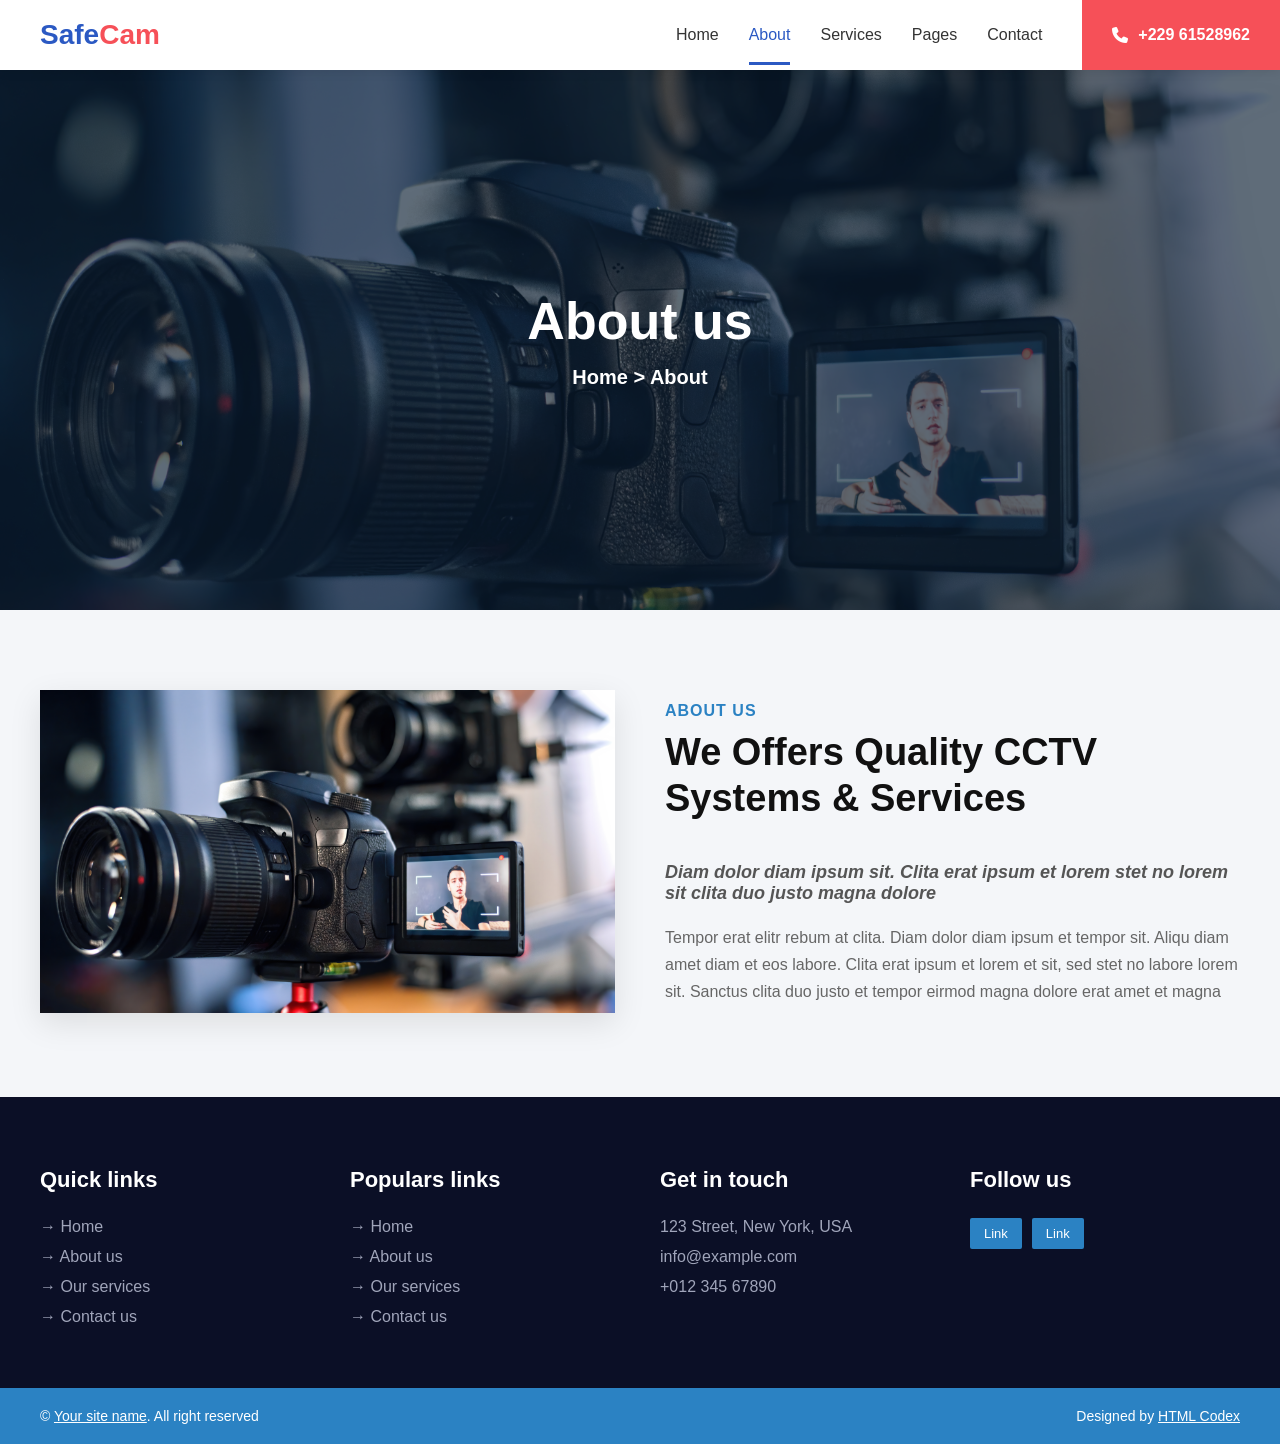
<file: about.html>
<!DOCTYPE html>
<html lang="fr">

<head>
    <meta charset="UTF-8">
    <meta name="viewport" content="width=device-width, initial-scale=1.0">
    <title>SafeCam - About Us</title>
    <link rel="stylesheet" href="https://cdnjs.cloudflare.com/ajax/libs/font-awesome/6.4.0/css/all.min.css">
    <link rel="stylesheet" href="style.css">
</head>

<body>

    <!-- NAVBAR FIXE -->
    <header class="navbar">
        <div class="logo">
            <a href="index.html">Safe<span>Cam</span></a>
        </div>

        <nav class="nav-links">
            <ul>
                <li><a href="index.html" class="nav-item">Home</a></li>
                <li><a href="about.html" class="nav-item active">About</a></li>
                <li><a href="services.html" class="nav-item">Services</a></li>

                <li class="dropdown">
                    <a href="#" class="nav-item dropdown-toggle">Pages</a>
                    <ul class="dropdown-menu">
                        <li><a href="#">Pricing plan</a></li>
                        <li><a href="#">Blog grid</a></li>
                        <li><a href="#">Blog details</a></li>
                        <li><a href="#">The team</a></li>
                        <li><a href="#">Testimonial</a></li>
                    </ul>
                </li>

                <li><a href="contact.html" class="nav-item">Contact</a></li>
            </ul>
        </nav>

        <div class="phone-button">
            <a href="tel:+22961528962">
                <i class="fa-solid fa-phone"></i> +229 61528962
            </a>
        </div>
    </header>

    <!-- HERO DE LA PAGE ABOUT -->
    <section class="page-header-container">
        <div class="page-header-overlay"></div>
        <div class="page-header-content">
            <h1 class="page-title">About us</h1>
            <p class="breadcrumb">Home &gt; About</p>
        </div>
    </section>

    <!-- SECTION ABOUT -->
    <section class="section about-section">
        <div class="container about-grid">
            <div class="about-image">
                <img src="images/a1.jpg" alt="CCTV Camera">
            </div>
            <div class="about-text">
                <p class="section-tag">ABOUT US</p>
                <h2 class="section-title">We Offers Quality CCTV Systems & Services</h2>
                <p class="text-highlight">Diam dolor diam ipsum sit. Clita erat ipsum et lorem stet no lorem sit clita
                    duo justo magna dolore</p>
                <p class="text-description">Tempor erat elitr rebum at clita. Diam dolor diam ipsum et tempor sit. Aliqu
                    diam amet diam et eos labore. Clita erat ipsum et lorem et sit, sed stet no labore lorem sit.
                    Sanctus clita duo justo et tempor eirmod magna dolore erat amet et magna</p>
            </div>
        </div>
    </section>

    <!-- FOOTER -->
    <footer class="footer">
        <div class="container footer-grid">
            <div class="footer-col">
                <h3>Quick links</h3>
                <ul>
                    <li><a href="index.html">&rarr; Home</a></li>
                    <li><a href="about.html">&rarr; About us</a></li>
                    <li><a href="services.html">&rarr; Our services</a></li>
                    <li><a href="contact.html">&rarr; Contact us</a></li>
                </ul>
            </div>
            <div class="footer-col">
                <h3>Populars links</h3>
                <ul>
                    <li><a href="index.html">&rarr; Home</a></li>
                    <li><a href="about.html">&rarr; About us</a></li>
                    <li><a href="services.html">&rarr; Our services</a></li>
                    <li><a href="contact.html">&rarr; Contact us</a></li>
                </ul>
            </div>
            <div class="footer-col">
                <h3>Get in touch</h3>
                <p>123 Street, New York, USA</p>
                <p>info@example.com</p>
                <p>+012 345 67890</p>
            </div>
            <div class="footer-col">
                <h3>Follow us</h3>
                <div class="social-links">
                    <a href="#" class="social-btn">Link</a>
                    <a href="#" class="social-btn">Link</a>
                </div>
            </div>
        </div>
        <div class="copyright-bar">
            <p>&copy; <a href="#">Your site name</a>. All right reserved</p>
            <p>Designed by <a href="#">HTML Codex</a></p>
        </div>
    </footer>

    <script src="script.js"></script>
</body>

</html>
</file>
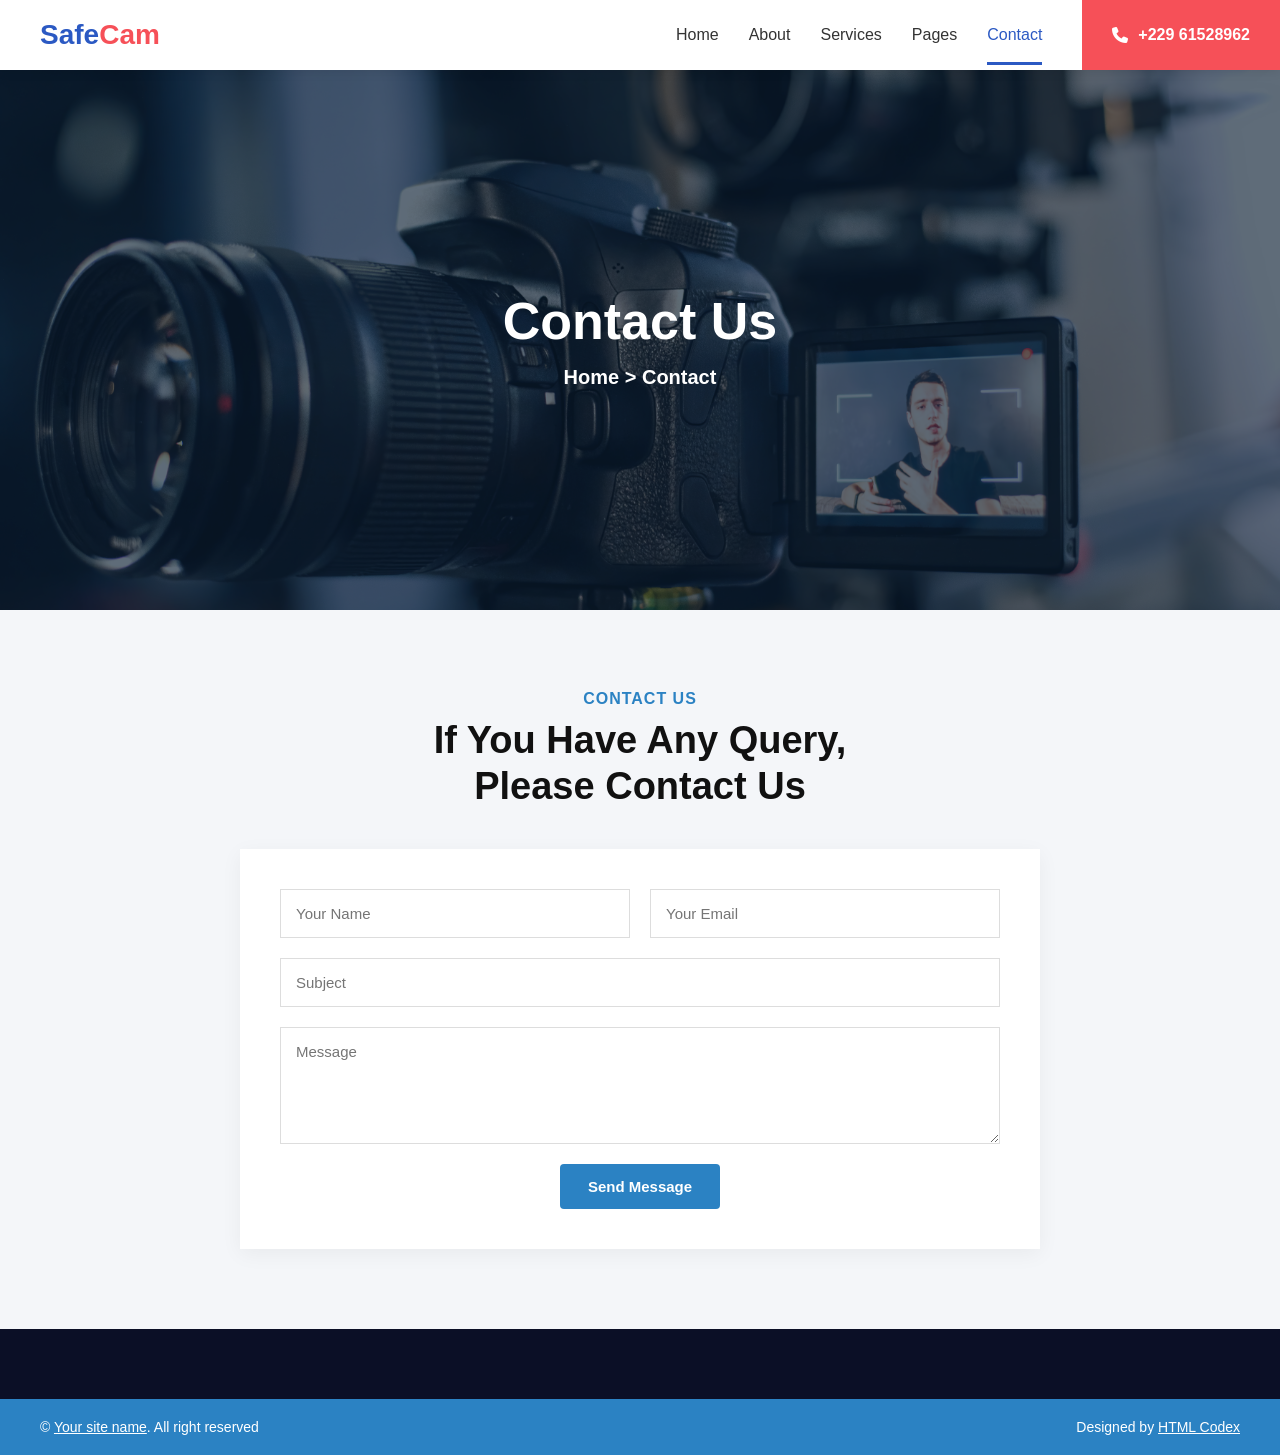
<file: contact.html>
<!DOCTYPE html>
<html lang="fr">

<head>
    <meta charset="UTF-8">
    <meta name="viewport" content="width=device-width, initial-scale=1.0">
    <title>SafeCam - Contact Us</title>
    <link rel="stylesheet" href="https://cdnjs.cloudflare.com/ajax/libs/font-awesome/6.4.0/css/all.min.css">
    <link rel="stylesheet" href="style.css">
</head>

<body>

    <!-- NAVBAR -->
    <header class="navbar">
        <div class="logo">
            <a href="index.html">Safe<span>Cam</span></a>
        </div>
        <nav class="nav-links">
            <ul>
                <li><a href="index.html" class="nav-item">Home</a></li>
                <li><a href="about.html" class="nav-item">About</a></li>
                <li><a href="services.html" class="nav-item">Services</a></li>
                <li class="dropdown">
                    <a href="#" class="nav-item dropdown-toggle">Pages</a>
                    <ul class="dropdown-menu">
                        <li><a href="#">Pricing plan</a></li>
                        <li><a href="#">Blog grid</a></li>
                        <li><a href="#">Blog details</a></li>
                        <li><a href="#">The team</a></li>
                        <li><a href="#">Testimonial</a></li>
                    </ul>
                </li>
                <li><a href="contact.html" class="nav-item active">Contact</a></li>
            </ul>
        </nav>
        <div class="phone-button">
            <a href="tel:+22961528962"><i class="fa-solid fa-phone"></i> +229 61528962</a>
        </div>
    </header>

    <!-- HERO DE LA PAGE CONTACT -->
    <section class="page-header-container">
        <div class="page-header-overlay"></div>
        <div class="page-header-content">
            <h1 class="page-title">Contact Us</h1>
            <p class="breadcrumb">Home &gt; Contact</p>
        </div>
    </section>

    <!-- FORMULAIRE DE CONTACT -->
    <section class="section contact-section">
        <div class="container text-center">
            <p class="section-tag">Contact Us</p>
            <h2 class="section-title">If You Have Any Query,<br>Please Contact Us</h2>

            <div class="contact-form-box">
                <form action="#">
                    <div class="form-row">
                        <input type="text" placeholder="Your Name" required>
                        <input type="email" placeholder="Your Email" required>
                    </div>
                    <input type="text" placeholder="Subject" required>
                    <textarea rows="5" placeholder="Message" required></textarea>
                    <button type="submit" class="btn btn-primary">Send Message</button>
                </form>
            </div>
        </div>
    </section>

    <!-- FOOTER -->
    <footer class="footer">
        <div class="copyright-bar">
            <p>&copy; <a href="#">Your site name</a>. All right reserved</p>
            <p>Designed by <a href="#">HTML Codex</a></p>
        </div>
    </footer>

    <script src="script.js"></script>
</body>

</html>
</file>
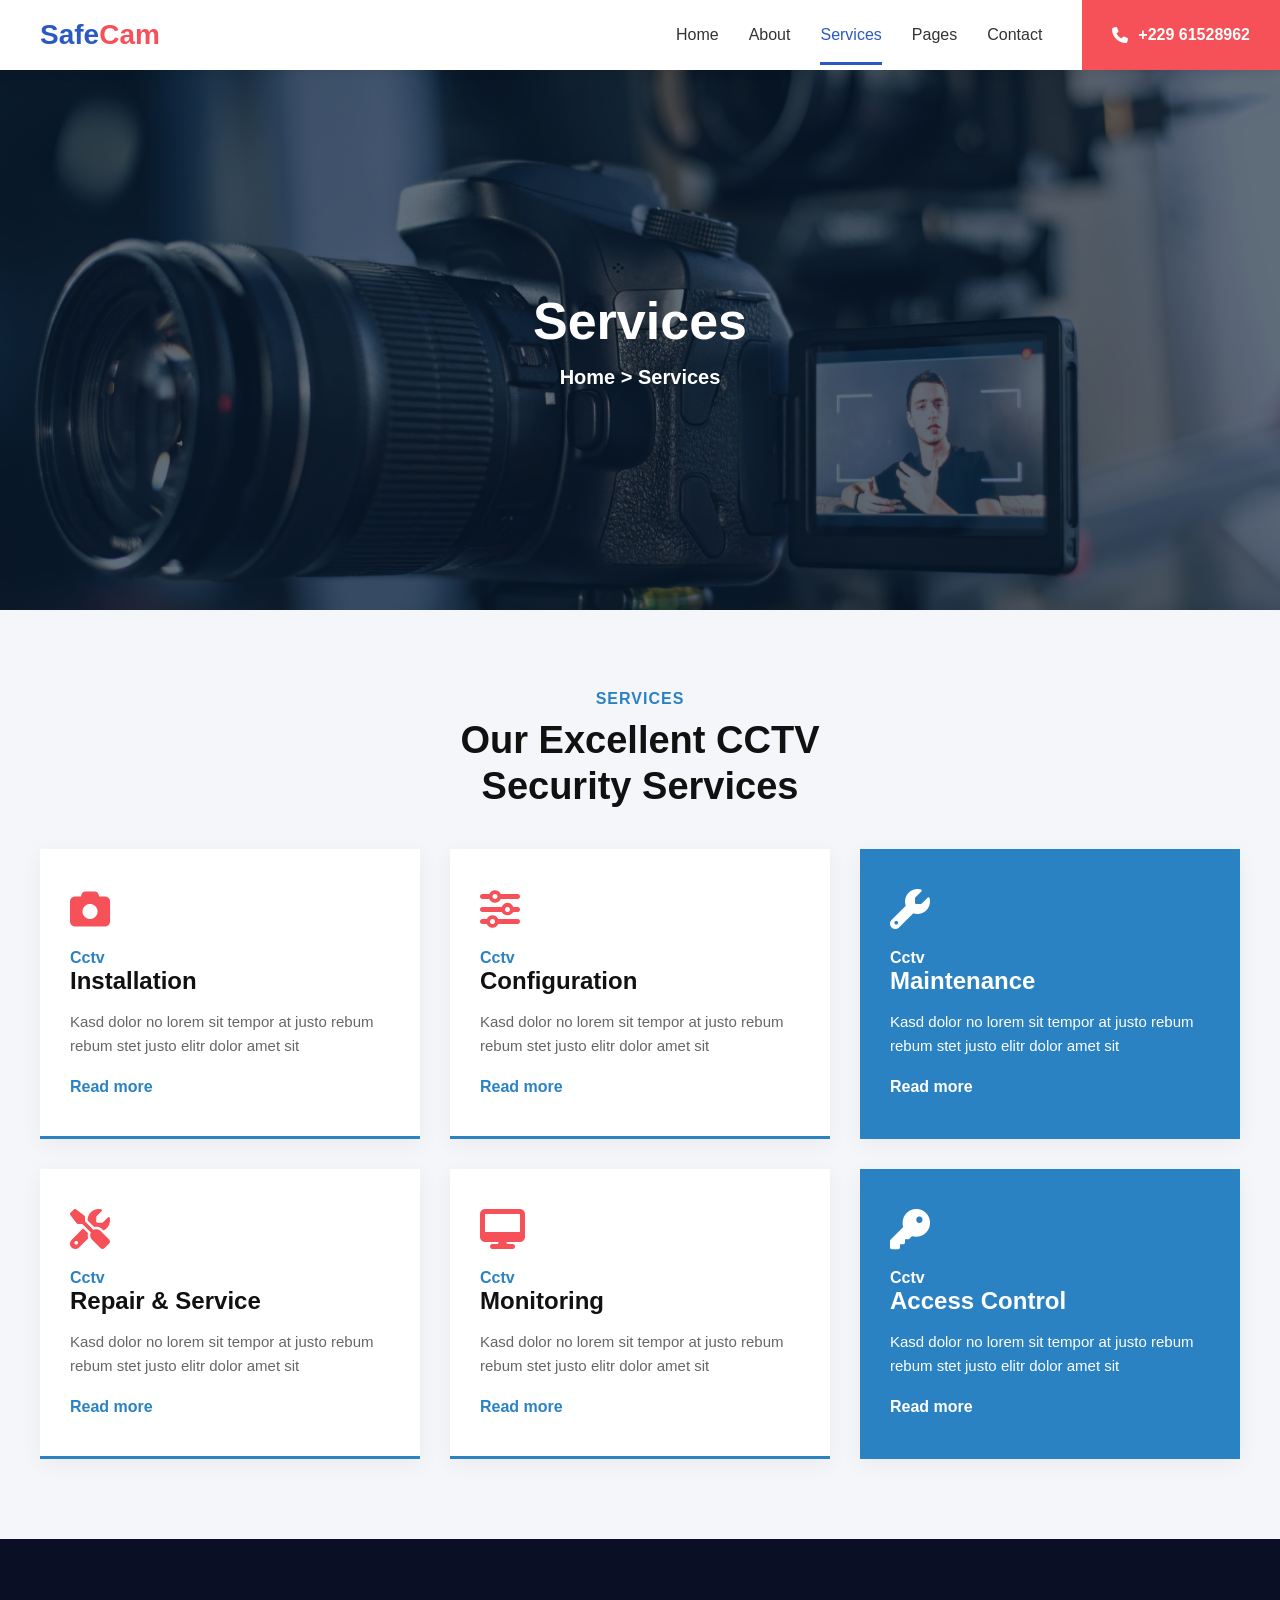
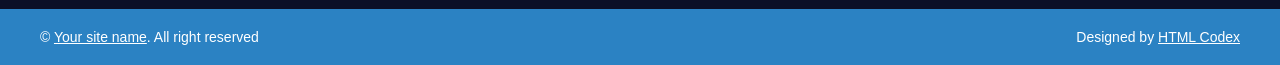
<file: services.html>
<!DOCTYPE html>
<html lang="fr">

<head>
    <meta charset="UTF-8">
    <meta name="viewport" content="width=device-width, initial-scale=1.0">
    <title>SafeCam - Services</title>
    <link rel="stylesheet" href="https://cdnjs.cloudflare.com/ajax/libs/font-awesome/6.4.0/css/all.min.css">
    <link rel="stylesheet" href="style.css">
</head>

<body>

    <!-- NAVBAR -->
    <header class="navbar">
        <div class="logo">
            <a href="index.html">Safe<span>Cam</span></a>
        </div>
        <nav class="nav-links">
            <ul>
                <li><a href="index.html" class="nav-item">Home</a></li>
                <li><a href="about.html" class="nav-item">About</a></li>
                <li><a href="services.html" class="nav-item active">Services</a></li>
                <li class="dropdown">
                    <a href="#" class="nav-item dropdown-toggle">Pages</a>
                    <ul class="dropdown-menu">
                        <li><a href="#">Pricing plan</a></li>
                        <li><a href="#">Blog grid</a></li>
                        <li><a href="#">Blog details</a></li>
                        <li><a href="#">The team</a></li>
                        <li><a href="#">Testimonial</a></li>
                    </ul>
                </li>
                <li><a href="contact.html" class="nav-item">Contact</a></li>
            </ul>
        </nav>
        <div class="phone-button">
            <a href="tel:+22961528962"><i class="fa-solid fa-phone"></i> +229 61528962</a>
        </div>
    </header>

    <!-- HERO DE LA PAGE SERVICES -->
    <section class="page-header-container">
        <div class="page-header-overlay"></div>
        <div class="page-header-content">
            <h1 class="page-title">Services</h1>
            <p class="breadcrumb">Home &gt; Services</p>
        </div>
    </section>

    <!-- GRILLE DES SERVICES -->
    <section class="section services-section">
        <div class="container text-center">
            <p class="section-tag">Services</p>
            <h2 class="section-title">Our Excellent CCTV<br>Security Services</h2>

            <div class="cards-grid">
                <div class="card service-card">
                    <i class="fa-solid fa-camera icon-red"></i>
                    <h3>Cctv</h3>
                    <h4>Installation</h4>
                    <p>Kasd dolor no lorem sit tempor at justo rebum rebum stet justo elitr dolor amet sit</p>
                    <a href="#" class="link-btn">Read more</a>
                </div>
                <div class="card service-card">
                    <i class="fa-solid fa-sliders icon-red"></i>
                    <h3>Cctv</h3>
                    <h4>Configuration</h4>
                    <p>Kasd dolor no lorem sit tempor at justo rebum rebum stet justo elitr dolor amet sit</p>
                    <a href="#" class="link-btn">Read more</a>
                </div>
                <div class="card service-card highlighted-blue">
                    <i class="fa-solid fa-wrench icon-white"></i>
                    <h3>Cctv</h3>
                    <h4>Maintenance</h4>
                    <p>Kasd dolor no lorem sit tempor at justo rebum rebum stet justo elitr dolor amet sit</p>
                    <a href="#" class="link-btn white">Read more</a>
                </div>
                <div class="card service-card">
                    <i class="fa-solid fa-screwdriver-wrench icon-red"></i>
                    <h3>Cctv</h3>
                    <h4>Repair & Service</h4>
                    <p>Kasd dolor no lorem sit tempor at justo rebum rebum stet justo elitr dolor amet sit</p>
                    <a href="#" class="link-btn">Read more</a>
                </div>
                <div class="card service-card">
                    <i class="fa-solid fa-desktop icon-red"></i>
                    <h3>Cctv</h3>
                    <h4>Monitoring</h4>
                    <p>Kasd dolor no lorem sit tempor at justo rebum rebum stet justo elitr dolor amet sit</p>
                    <a href="#" class="link-btn">Read more</a>
                </div>
                <div class="card service-card highlighted-blue">
                    <i class="fa-solid fa-key icon-white"></i>
                    <h3>Cctv</h3>
                    <h4>Access Control</h4>
                    <p>Kasd dolor no lorem sit tempor at justo rebum rebum stet justo elitr dolor amet sit</p>
                    <a href="#" class="link-btn white">Read more</a>
                </div>
            </div>
        </div>
    </section>

    <!-- FOOTER -->
    <footer class="footer">
        <div class="copyright-bar">
            <p>&copy; <a href="#">Your site name</a>. All right reserved</p>
            <p>Designed by <a href="#">HTML Codex</a></p>
        </div>
    </footer>

    <script src="script.js"></script>
</body>

</html>
</file>
<file: style.css>
* {
    margin: 0;
    padding: 0;
    box-sizing: border-box;
    font-family: 'Segoe UI', Tahoma, Geneva, Verdana, sans-serif;
}

body {
    background-color: #f4f6f9;
    color: #333333;
    overflow-x: hidden;
    padding-top: 70px;
}

/* ==================== ANIMATIONS AU SCROLL ==================== */
.reveal {
    opacity: 0;
    transform: translateY(50px);
    transition: all 0.8s ease-out;
}

.reveal.active {
    opacity: 1;
    transform: translateY(0);
}

/* ==================== NAVBAR FIXE & MENU À DROITE ==================== */
.navbar {
    position: fixed;
    top: 0;
    left: 0;
    width: 100%;
    display: flex;
    justify-content: space-between;
    align-items: center;
    background-color: #ffffff;
    padding-left: 40px;
    height: 70px;
    z-index: 1000;
    box-shadow: 0 2px 10px rgba(0, 0, 0, 0.08);
}

.logo a {
    font-size: 28px;
    font-weight: 800;
    color: #2b59c3;
    text-decoration: none;
}

.logo a span {
    color: #f65058;
}

.nav-links {
    margin-left: auto;
    margin-right: 40px;
}

.nav-links ul {
    display: flex;
    list-style: none;
    gap: 30px;
    align-items: center;
}

.nav-links a {
    text-decoration: none;
    color: #333333;
    font-weight: 500;
    font-size: 16px;
    position: relative;
    transition: color 0.3s ease;
}

.nav-links a:hover {
    color: #2b59c3;
}

/* Ligne bleue sous l'élément actif au clic */
.nav-links>ul>li>a::after {
    content: '';
    position: absolute;
    bottom: -22px;
    left: 0;
    width: 0%;
    height: 3px;
    background-color: #2b59c3;
    transition: width 0.3s ease;
}

.nav-links>ul>li>a.active {
    color: #2b59c3;
}

.nav-links>ul>li>a.active::after {
    width: 100%;
}

/* ==================== SOUS-MENU DÉROULANT COMPACT SANS ESPACE ==================== */
.nav-links li.dropdown {
    position: relative;
    height: 70px;
    display: flex;
    align-items: center;
}

.dropdown-menu {
    position: absolute;
    top: 70px;
    left: 0;
    width: 170px;
    background-color: #ffffff;
    list-style: none;
    box-shadow: 0 4px 12px rgba(0, 0, 0, 0.15);
    opacity: 0;
    visibility: hidden;
    transform: translateY(10px);
    transition: all 0.3s ease;
    z-index: 1100;
    padding: 0;
    margin: 0;
    display: flex;
    flex-direction: column;
}

.dropdown:hover .dropdown-menu {
    opacity: 1;
    visibility: visible;
    transform: translateY(0);
}

.dropdown-menu li {
    width: 100%;
    margin: 0 !important;
    padding: 0 !important;
    line-height: 1 !important;
    border-bottom: 1px solid #e5e5e5;
}

.dropdown-menu li:last-child {
    border-bottom: none;
}

.dropdown-menu a {
    display: block;
    padding: 10px 18px !important;
    margin: 0 !important;
    color: #333333 !important;
    font-size: 15px;
    font-weight: 400;
    line-height: normal !important;
    white-space: nowrap;
    transition: background-color 0.2s ease, color 0.2s ease;
}

.dropdown-menu a::after {
    display: none !important;
}

.dropdown-menu a:hover {
    background-color: #2b82c3 !important;
    color: #ffffff !important;
}

.phone-button a {
    display: flex;
    align-items: center;
    gap: 10px;
    background-color: #f65058;
    color: #ffffff;
    text-decoration: none;
    font-weight: 600;
    font-size: 16px;
    height: 70px;
    padding: 0 30px;
    transition: background-color 0.3s ease;
}

.phone-button a:hover {
    background-color: #e03e46;
}

/* ==================== HERO SLIDER (ACCUEIL) ==================== */
.hero-container {
    position: relative;
    width: 100%;
    height: 80vh;
    min-height: 600px;
    overflow: hidden;
}

.slider-track {
    display: flex;
    width: 300%;
    height: 100%;
    transition: transform 1s cubic-bezier(0.25, 1, 0.5, 1);
}

.slide {
    width: 100vw;
    height: 100%;
    background-size: cover;
    background-position: center center;
}

.slide-1 {
    background-image: url('images/a1.jpg');
}

.slide-2 {
    background-image: url('images/a2.jpg');
}

.slide-3 {
    background-image: url('images/a1.jpg');
}

.hero-overlay {
    position: absolute;
    top: 0;
    left: 0;
    width: 100%;
    height: 100%;
    background: rgba(10, 30, 50, 0.65);
    z-index: 5;
}

.hero-content {
    position: absolute;
    top: 50%;
    left: 50%;
    transform: translate(-50%, -50%);
    text-align: center;
    color: #ffffff;
    z-index: 10;
    width: 90%;
    max-width: 900px;
}

.subtitle {
    font-size: 16px;
    font-weight: 700;
    letter-spacing: 2px;
    text-transform: uppercase;
    margin-bottom: 15px;
    color: #ffffff;
}

.main-title {
    font-size: 52px;
    font-weight: 800;
    line-height: 1.2;
    margin-bottom: 30px;
}

.btn-group {
    display: flex;
    justify-content: center;
    gap: 15px;
}

.btn {
    padding: 14px 28px;
    border-radius: 4px;
    font-weight: 600;
    font-size: 15px;
    text-decoration: none;
    transition: transform 0.2s ease, opacity 0.2s ease;
}

.btn:hover {
    transform: translateY(-2px);
    opacity: 0.9;
}

.btn-primary {
    background-color: #2b82c3;
    color: #ffffff;
}

.btn-secondary {
    background-color: #f65058;
    color: #ffffff;
}

/* ==================== HERO DES SOUS-PAGES ==================== */
.page-header-container {
    position: relative;
    width: 100%;
    height: 60vh;
    min-height: 450px;
    background-image: url('images/a1.jpg');
    background-size: cover;
    background-position: center center;
    background-repeat: no-repeat;
    display: flex;
    align-items: center;
    justify-content: center;
    text-align: center;
}

.page-header-overlay {
    position: absolute;
    top: 0;
    left: 0;
    width: 100%;
    height: 100%;
    background: rgba(10, 30, 50, 0.65);
    z-index: 1;
}

.page-header-content {
    position: relative;
    z-index: 2;
    color: #ffffff;
}

.page-header-content .page-title {
    font-size: 52px;
    font-weight: 800;
    margin-bottom: 15px;
}

.page-header-content .breadcrumb {
    font-size: 20px;
    font-weight: 600;
    color: #ffffff;
}

/* ==================== SECTIONS GENERALES ==================== */
.section {
    padding: 80px 20px;
}

.container {
    max-width: 1200px;
    margin: 0 auto;
}

.text-center {
    text-align: center;
}

.section-tag {
    color: #2b82c3;
    font-weight: 700;
    text-transform: uppercase;
    letter-spacing: 1px;
    margin-bottom: 10px;
}

.section-title {
    font-size: 38px;
    font-weight: 800;
    color: #111111;
    margin-bottom: 40px;
    line-height: 1.2;
}

/* ==================== ABOUT SECTION ==================== */
.about-grid {
    display: grid;
    grid-template-columns: 1fr 1fr;
    gap: 50px;
    align-items: center;
}

.about-image img {
    width: 100%;
    height: 100%;
    object-fit: cover;
    box-shadow: 0 10px 30px rgba(0, 0, 0, 0.1);
}

.text-highlight {
    font-size: 18px;
    font-weight: 600;
    color: #555555;
    margin-bottom: 20px;
    font-style: italic;
}

.text-description {
    color: #666666;
    line-height: 1.7;
}

/* ==================== SERVICES SECTION ==================== */
.cards-grid {
    display: grid;
    grid-template-columns: repeat(3, 1fr);
    gap: 30px;
}

.card {
    background: #ffffff;
    padding: 40px 30px;
    text-align: left;
    box-shadow: 0 5px 20px rgba(0, 0, 0, 0.05);
    border-bottom: 3px solid #2b82c3;
    transition: transform 0.3s ease;
}

.card:hover {
    transform: translateY(-5px);
}

.card i {
    font-size: 40px;
    margin-bottom: 20px;
}

.icon-red {
    color: #f65058;
}

.icon-white {
    color: #ffffff;
}

.card h3 {
    font-size: 16px;
    color: #2b82c3;
    font-weight: 600;
}

.card h4 {
    font-size: 24px;
    font-weight: 700;
    margin-bottom: 15px;
    color: #111111;
}

.card p {
    color: #666666;
    font-size: 15px;
    line-height: 1.6;
    margin-bottom: 20px;
}

.link-btn {
    text-decoration: none;
    color: #2b82c3;
    font-weight: 700;
}

.highlighted-blue {
    background-color: #2b82c3;
    color: #ffffff;
}

.highlighted-blue h3,
.highlighted-blue h4,
.highlighted-blue p {
    color: #ffffff;
}

.link-btn.white {
    color: #ffffff;
}

/* ==================== PRICING SECTION ==================== */
.pricing-grid {
    display: grid;
    grid-template-columns: repeat(3, 1fr);
    gap: 30px;
}

.pricing-card {
    background: #ffffff;
    box-shadow: 0 5px 20px rgba(0, 0, 0, 0.05);
}

.pricing-header {
    padding: 30px;
    color: #ffffff;
}

.header-blue {
    background-color: #2b82c3;
}

.header-red {
    background-color: #f65058;
}

.pricing-header h3 {
    font-size: 22px;
    margin-bottom: 10px;
}

.price {
    font-size: 42px;
    font-weight: 800;
}

.price sup {
    font-size: 24px;
}

.price span {
    font-size: 16px;
    font-weight: 400;
}

.pricing-features {
    list-style: none;
    padding: 20px 0;
}

.pricing-features li {
    padding: 15px 0;
    border-bottom: 1px solid #eee;
    color: #555555;
    font-size: 15px;
}

/* ==================== SPECIAL OFFER SECTION ==================== */
.offer-section {
    position: relative;
    padding: 100px 20px;
    background-image: url('images/a2.jpg');
    background-size: cover;
    background-position: center;
    color: #ffffff;
}

.offer-overlay {
    position: absolute;
    top: 0;
    left: 0;
    width: 100%;
    height: 100%;
    background: rgba(20, 50, 80, 0.8);
}

.offer-content {
    position: relative;
    z-index: 10;
    max-width: 800px;
    margin: 0 auto;
}

.offer-title {
    font-size: 46px;
    font-weight: 800;
    margin-bottom: 20px;
}

.offer-desc {
    margin-bottom: 30px;
    line-height: 1.6;
    opacity: 0.9;
}

/* ==================== TEAM SECTION ==================== */
.team-grid {
    display: grid;
    grid-template-columns: repeat(3, 1fr);
    gap: 30px;
}

.team-card {
    background: #ffffff;
    box-shadow: 0 5px 20px rgba(0, 0, 0, 0.05);
    overflow: hidden;
}

.team-img-wrapper {
    position: relative;
    height: 320px;
}

.team-img-wrapper img {
    width: 100%;
    height: 100%;
    object-fit: cover;
}

.social-overlay {
    position: absolute;
    right: 15px;
    top: 50%;
    transform: translateY(-50%);
    display: flex;
    flex-direction: column;
    gap: 10px;
}

.social-overlay a {
    width: 35px;
    height: 35px;
    background: rgba(255, 255, 255, 0.9);
    color: #f65058;
    display: flex;
    align-items: center;
    justify-content: center;
    text-decoration: none;
    font-size: 14px;
    border: 1px solid #f65058;
}

.team-info {
    background-color: #2b82c3;
    color: #ffffff;
    padding: 20px;
}

.team-info h3 {
    font-size: 20px;
    font-weight: 700;
}

.team-info p {
    font-size: 14px;
    opacity: 0.9;
}

/* ==================== BLOG POSTS SECTION ==================== */
.blog-grid {
    display: grid;
    grid-template-columns: 1fr 1fr;
    gap: 30px;
    margin-top: 40px;
}

.blog-card {
    background: #ffffff;
    box-shadow: 0 5px 20px rgba(0, 0, 0, 0.05);
    overflow: hidden;
}

.blog-img-box {
    position: relative;
    height: 280px;
}

.blog-img-box img {
    width: 100%;
    height: 100%;
    object-fit: cover;
}

.date-badge {
    position: absolute;
    top: 20px;
    left: 20px;
    background-color: #f65058;
    color: #ffffff;
    padding: 8px 15px;
    display: flex;
    flex-direction: column;
    align-items: center;
    font-weight: 700;
    border-radius: 2px;
}

.date-badge .day {
    font-size: 18px;
}

.date-badge .month {
    font-size: 12px;
    text-transform: uppercase;
}

.blog-info {
    background-color: #2b82c3;
    color: #ffffff;
    padding: 20px 25px;
    text-align: left;
}

.blog-meta {
    font-size: 13px;
    opacity: 0.85;
    margin-bottom: 5px;
}

.blog-title {
    font-size: 18px;
    font-weight: 700;
    line-height: 1.4;
}

/* ==================== FORMULAIRE CONTACT ==================== */
.contact-form-box {
    max-width: 800px;
    margin: 0 auto;
    background: #ffffff;
    padding: 40px;
    box-shadow: 0 5px 20px rgba(0, 0, 0, 0.05);
}

.contact-form-box form {
    display: flex;
    flex-direction: column;
    gap: 20px;
}

.form-row {
    display: flex;
    gap: 20px;
}

.form-row input,
.contact-form-box input,
.contact-form-box textarea {
    width: 100%;
    padding: 15px;
    border: 1px solid #ddd;
    outline: none;
    font-size: 15px;
}

.contact-form-box button {
    align-self: center;
    border: none;
    cursor: pointer;
}

/* ==================== FOOTER ==================== */
.footer {
    background-color: #0b0f26;
    color: #ffffff;
    padding-top: 70px;
}

.footer-grid {
    display: grid;
    grid-template-columns: repeat(4, 1fr);
    gap: 40px;
    padding-bottom: 50px;
}

.footer-col h3 {
    font-size: 22px;
    margin-bottom: 25px;
    font-weight: 700;
}

.footer-col ul {
    list-style: none;
}

.footer-col ul li {
    margin-bottom: 12px;
}

.footer-col ul a {
    color: #a0a5ba;
    text-decoration: none;
    transition: color 0.3s ease;
}

.footer-col ul a:hover {
    color: #ffffff;
}

.footer-col p {
    color: #a0a5ba;
    margin-bottom: 12px;
}

.social-links {
    display: flex;
    gap: 10px;
}

.social-btn {
    background-color: #2b82c3;
    color: #ffffff;
    padding: 8px 14px;
    text-decoration: none;
    font-size: 13px;
    border-radius: 2px;
}

.newsletter-box {
    display: flex;
    justify-content: center;
    padding: 30px 0;
    border-top: 1px solid rgba(255, 255, 255, 0.08);
}

.newsletter-box form {
    display: flex;
    width: 100%;
    max-width: 500px;
}

.newsletter-box input {
    width: 100%;
    padding: 14px 20px;
    border: none;
    outline: none;
    font-size: 15px;
}

.newsletter-box button {
    background-color: #2b82c3;
    color: #ffffff;
    border: none;
    padding: 0 25px;
    font-weight: 600;
    cursor: pointer;
    transition: background 0.3s ease;
}

.newsletter-box button:hover {
    background-color: #1e6296;
}

.copyright-bar {
    background-color: #2b82c3;
    display: flex;
    justify-content: space-between;
    padding: 20px 40px;
    font-size: 14px;
    color: #ffffff;
}

.copyright-bar a {
    color: #ffffff;
    text-decoration: underline;
}


/* CORRECTION DES ESPACES ENTRE LES ÉLÉMENTS DU SOUS-MENU */

.dropdown-menu {
    display: flex !important;
    flex-direction: column !important;
    gap: 0 !important;
    row-gap: 0 !important;
    padding: 0 !important;
    margin: 0 !important;
}

/* Réinitialisation des éléments du menu */
.dropdown-menu li {
    display: block !important;
    height: auto !important;
    min-height: 0 !important;
    margin: 0 !important;
    padding: 0 !important;
    line-height: normal !important;
    flex: 0 0 auto !important;
}

/* Réinitialisation des liens */
.dropdown-menu li a {
    display: block !important;
    height: auto !important;
    min-height: 0 !important;
    margin: 0 !important;
    padding: 14px 18px !important;
    line-height: 1.4 !important;
    box-sizing: border-box !important;
}

/* Suppression des espaces et éléments décoratifs */
.dropdown-menu li::before,
.dropdown-menu li::after,
.dropdown-menu li a::before,
.dropdown-menu li a::after {
    display: none !important;
    content: none !important;
}
</file>
